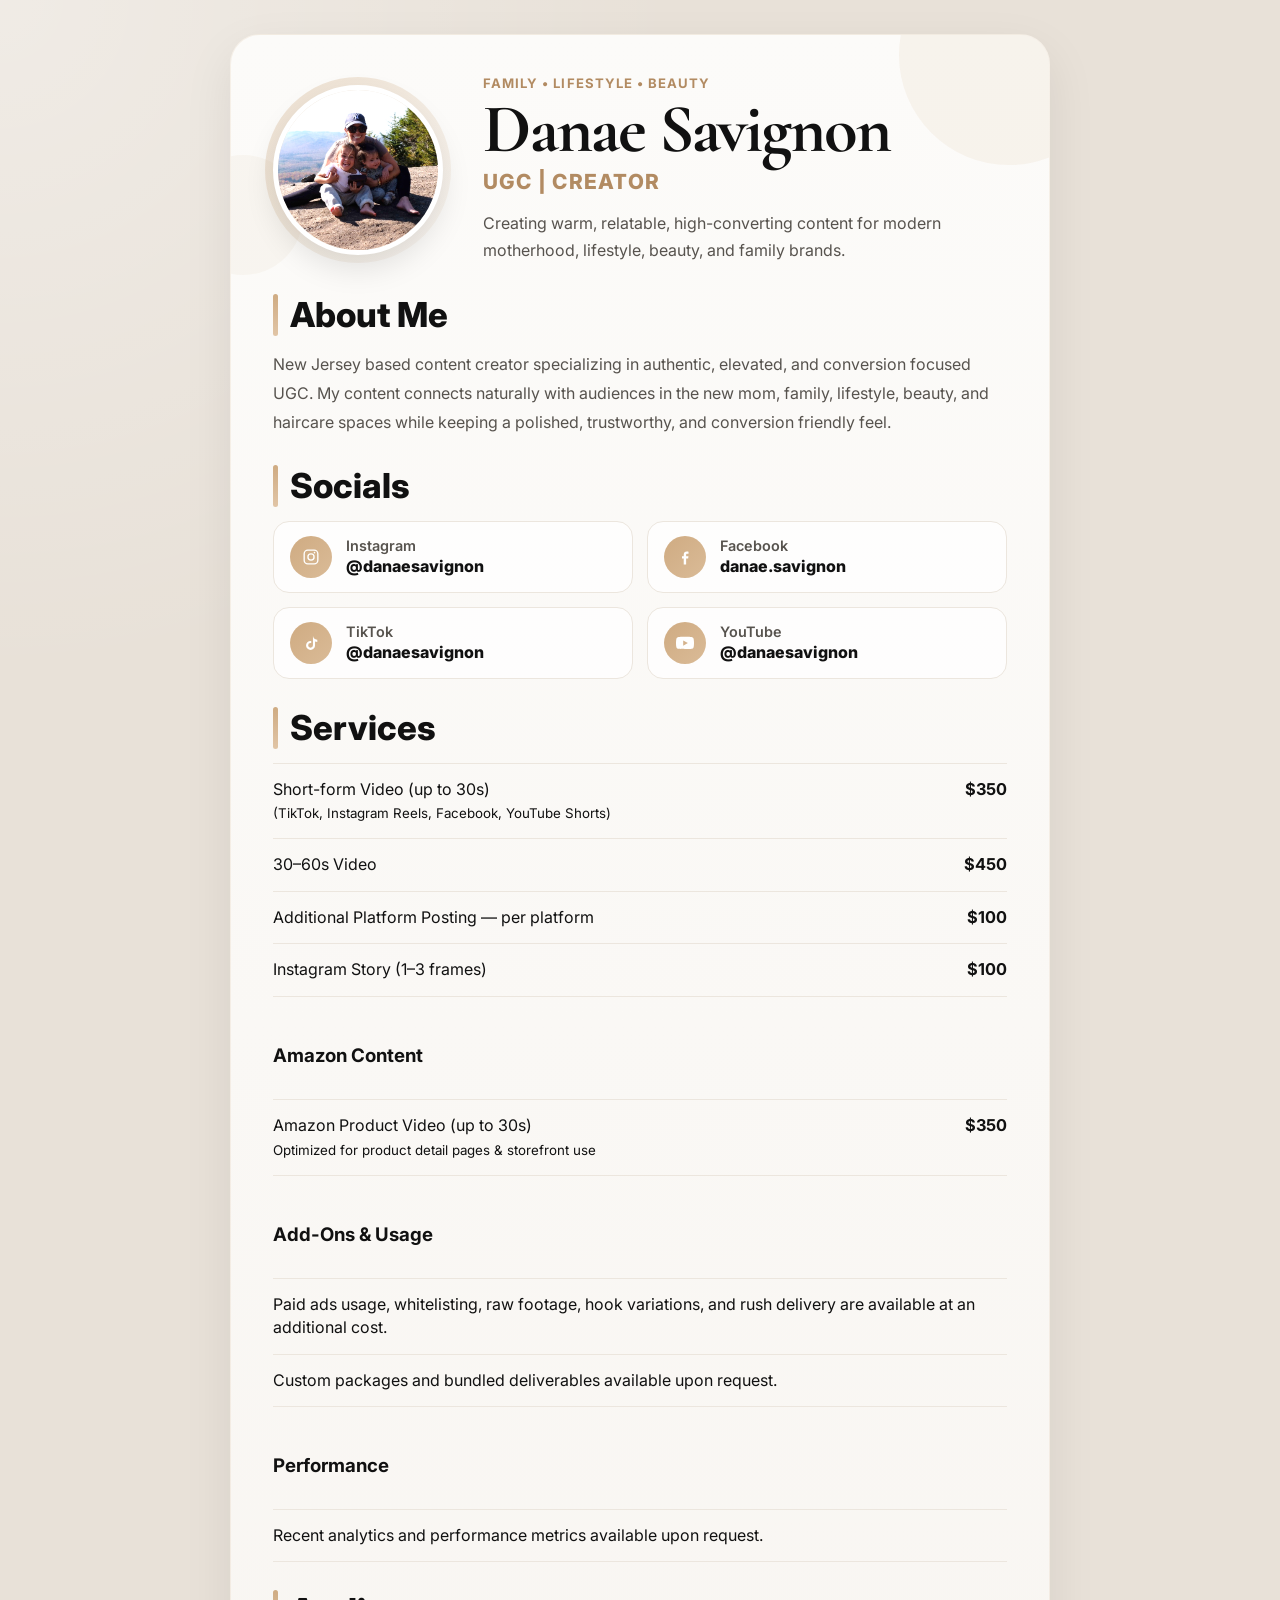
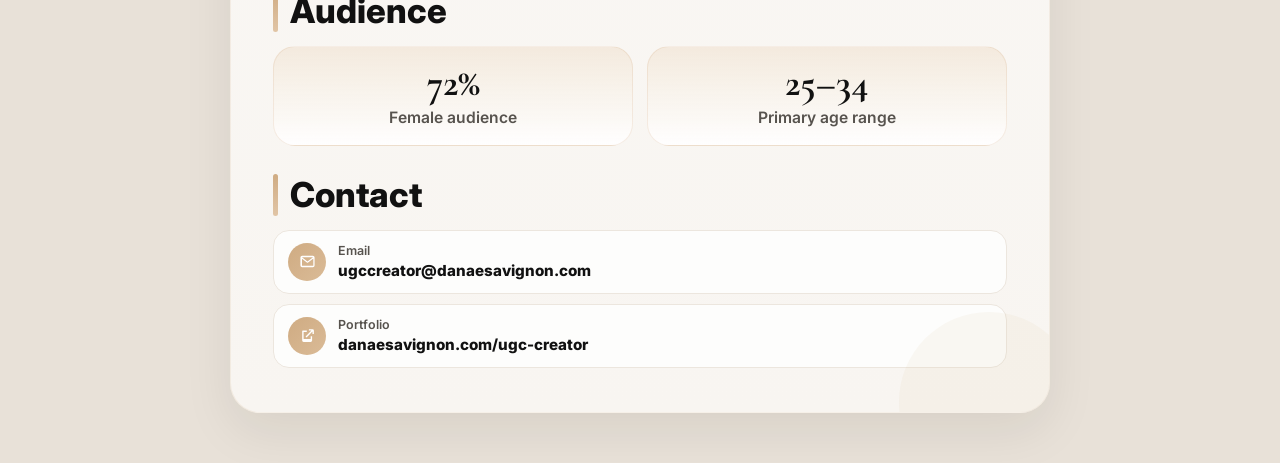
<file: index.html>
<!DOCTYPE html>
<html lang="en">
<head>
  <meta charset="UTF-8"/>
  <meta name="viewport" content="width=device-width, initial-scale=1.0" />
  <title>Danae Savignon | Media Kit</title>

  <link rel="preconnect" href="https://fonts.googleapis.com">
  <link rel="preconnect" href="https://fonts.gstatic.com" crossorigin>
  <link rel="icon" type="image/svg+xml" href="images/favicon.svg">
  <link
    href="https://fonts.googleapis.com/css2?family=Inter:wght@400;500;600;700;800&family=Cormorant+Garamond:wght@600;700&display=swap"
    rel="stylesheet"
  />
  <link
  href="https://cdnjs.cloudflare.com/ajax/libs/font-awesome/6.5.2/css/all.min.css"
  rel="stylesheet"
  />

  <link rel="stylesheet" href="style.css"/>
</head>
<body>
  <main class="page">
    <section class="media-card" >

      <div class="decor decor-top-right"></div>
      <div class="decor decor-top-left"></div>
      <div class="decor decor-bottom"></div>

      <header class="hero">


        <div class="hero-main">
          <div class="hero-photo-wrap">
            <div class="photo-ring"></div>
            <img src="./images/UGC - Creator.png" alt="Danae Savignon" class="hero-photo"/>
          </div>

          <div class="hero-copy">
            <p class="eyebrow">Family • Lifestyle • Beauty</p>
            <h1>Danae Savignon</h1>
            <p class="subtitle">UGC | CREATOR</p>
            <p class="hero-description">
              Creating warm, relatable, high-converting content for modern motherhood, lifestyle, beauty, and family brands.
            </p>
          </div>
        </div>
      </header>

      <section class="section">
        <div class="section-heading">
          <span class="section-line"></span>
          <h2>About Me</h2>
        </div>
        <p class="section-text">
          New Jersey based content creator specializing in authentic, elevated, and conversion focused UGC. My content
          connects naturally with audiences in the new mom, family, lifestyle,
          beauty, and haircare spaces while keeping a polished, trustworthy, and
          conversion friendly feel.
        </p>
      </section>

<section class="section">
  <div class="section-heading">
    <span class="section-line"></span>
    <h2>Socials</h2>
  </div>

  <div class="social-grid">

    <!-- Instagram -->
    <a href="https://instagram.com/danaesavignon" target="_blank" class="mini-card">
      <div class="mini-icon">
        <svg viewBox="0 0 24 24" class="social-svg">
          <path d="M7.75 2h8.5A5.75 5.75 0 0 1 22 7.75v8.5A5.75 5.75 0 0 1 16.25 22h-8.5A5.75 5.75 0 0 1 2 16.25v-8.5A5.75 5.75 0 0 1 7.75 2Zm0 1.8A3.95 3.95 0 0 0 3.8 7.75v8.5a3.95 3.95 0 0 0 3.95 3.95h8.5a3.95 3.95 0 0 0 3.95-3.95v-8.5a3.95 3.95 0 0 0-3.95-3.95Zm8.9 1.35a1.1 1.1 0 1 1 0 2.2 1.1 1.1 0 0 1 0-2.2ZM12 7a5 5 0 1 1 0 10 5 5 0 0 1 0-10Zm0 1.8A3.2 3.2 0 1 0 12 15.2 3.2 3.2 0 0 0 12 8.8Z"/>
        </svg>
      </div>
      <div>
        <p class="mini-label">Instagram</p>
        <p class="mini-value">@danaesavignon</p>
      </div>
    </a>

    <!-- Facebook -->
    <a href="https://facebook.com/danae.savignon" target="_blank" class="mini-card">
      <div class="mini-icon">
        <svg viewBox="0 0 24 24" class="social-svg">
          <path d="M13.5 22v-8h2.7l.4-3h-3.1V9.1c0-.9.2-1.5 1.5-1.5h1.7V4.9c-.3 0-1.3-.1-2.4-.1-2.4 0-4 1.4-4 4.1V11H8v3h2.3v8Z"/>
        </svg>
      </div>
      <div>
        <p class="mini-label">Facebook</p>
        <p class="mini-value">danae.savignon</p>
      </div>
    </a>

    <!-- TikTok -->
    <a href="https://tiktok.com/@danaesavignon" target="_blank" class="mini-card">
      <div class="mini-icon">
        <svg viewBox="0 0 24 24" class="social-svg">
          <path d="M14.8 3c.2 1.6 1.1 3 2.5 3.8 1 .6 2 .9 3.1.9v2.8a8 8 0 0 1-3-.6v5.3a6 6 0 1 1-6-6c.3 0 .6 0 .9.1V12a3.3 3.3 0 0 0-.9-.1 3.2 3.2 0 1 0 3.2 3.2V3Z"/>
        </svg>
      </div>
      <div>
        <p class="mini-label">TikTok</p>
        <p class="mini-value">@danaesavignon</p>
      </div>
    </a>

    <!-- Pinterest -->
    <a href="https://www.youtube.com/@danaesavignon" target="_blank" class="mini-card">
      <div class="mini-icon">
        <svg viewBox="0 0 24 24" class="social-svg" xmlns="http://www.w3.org/2000/svg">
          <path d="M23.5 6.2a2.9 2.9 0 0 0-2-2C19.8 3.8 12 3.8 12 3.8s-7.8 0-9.5.4a2.9 2.9 0 0 0-2 2A30.2 30.2 0 0 0 0 12a30.2 30.2 0 0 0 .5 5.8 2.9 2.9 0 0 0 2 2c1.7.4 9.5.4 9.5.4s7.8 0 9.5-.4a2.9 2.9 0 0 0 2-2A30.2 30.2 0 0 0 24 12a30.2 30.2 0 0 0-.5-5.8zM9.6 15.5v-7l6.2 3.5-6.2 3.5z"/>
        </svg>
      </div>
      <div>
        <p class="mini-label">YouTube</p>
        <p class="mini-value">@danaesavignon</p>
      </div>
    </a>

  </div>
</section>

      <section class="section">
        <div class="section-heading">
          <span class="section-line"></span>
          <h2>Services</h2>
        </div>

        <div class="pricing-list">

          <div class="pricing-row">
            <span>Short-form Video (up to 30s)<br>
              <small>(TikTok, Instagram Reels, Facebook, YouTube Shorts)</small>
            </span>
            <strong>$350</strong>
          </div>
          <div class="pricing-row">
            <span>30–60s Video</span>
            <strong>$450</strong>
          </div>
          <div class="pricing-row">
            <span>Additional Platform Posting — per platform</span>
            <strong>$100</strong>
          </div>
          <div class="pricing-row">
            <span>Instagram Story (1–3 frames)</span>
            <strong>$100</strong>
          </div>
        </div>
      </section>

       <section class="section">
        <div class="section-heading">
          <h3>Amazon Content</h3>
        </div>

        <div class="pricing-list">
          <div class="pricing-row">
            <span>Amazon Product Video (up to 30s)<br>
              <small>Optimized for product detail pages & storefront use</small>
            </span>
            <strong>$350</strong>
          </div>
        </div>
      </section>

        <section class="section">
        <div class="section-heading">
          <h3>Add-Ons & Usage</h3>
        </div>

        <div class="pricing-list">
          <div class="pricing-row">
            <span>Paid ads usage, whitelisting, raw footage, hook variations, and rush delivery are available at an additional cost.</span>
          </div>
          <div class="pricing-row">
            <span>Custom packages and bundled deliverables available upon request.</span>
          </div>
        </div>
      </section>

      <section class="section">
        <div class="section-heading">
          <h3>Performance</h3>
        </div>

        <div class="pricing-list">
          <div class="pricing-row">
            <span>Recent analytics and performance metrics available upon request.</span>
          </div>
        </div>

      <section class="section">
        <div class="section-heading">
          <span class="section-line"></span>
          <h2>Audience</h2>
        </div>

        <div class="stats-grid">
          <div class="stat-card">
            <p class="stat-number">72%</p>
            <p class="stat-text">Female audience</p>
          </div>
          <div class="stat-card">
            <p class="stat-number">25–34</p>
            <p class="stat-text">Primary age range</p>
          </div>
        </div>
      </section>

  <section class="section" id="contact">
  <div class="section-heading">
    <span class="section-line"></span>
    <h2>Contact</h2>
  </div>

  <div class="contact-grid">
    <a href="mailto:ugccreator@danaesavignon.com" class="contact-card-link">
      <div class="contact-icon">
        <svg viewBox="0 0 24 24" class="contact-svg" aria-hidden="true">
          <path d="M2 6.5A2.5 2.5 0 0 1 4.5 4h15A2.5 2.5 0 0 1 22 6.5v11A2.5 2.5 0 0 1 19.5 20h-15A2.5 2.5 0 0 1 2 17.5v-11Zm2.2-.5 7.8 6 7.8-6H4.2Zm15.6 2.1-6.9 5.3a1.5 1.5 0 0 1-1.8 0L4.2 8.1V17.5c0 .3.2.5.5.5h15c.3 0 .5-.2.5-.5V8.1Z"/>
        </svg>
      </div>
      <div class="contact-copy">
        <p class="contact-label">Email</p>
        <p class="contact-value">ugccreator@danaesavignon.com</p>
      </div>
    </a>

    <a href="https://danaesavignon.com/ugc-creator" target="_blank" rel="noopener noreferrer" class="contact-card-link">
      <div class="contact-icon">
        <svg viewBox="0 0 24 24" class="contact-svg" aria-hidden="true">
          <path d="M14 3h5a2 2 0 0 1 2 2v5h-2V6.4l-8.3 8.3-1.4-1.4L17.6 5H14V3ZM5 5h6v2H6.5v10h10V13h2v6a2 2 0 0 1-2 2h-10A2 2 0 0 1 4.5 19V7A2 2 0 0 1 5 5Z"/>
        </svg>
      </div>
      <div class="contact-copy">
        <p class="contact-label">Portfolio</p>
        <p class="contact-value">danaesavignon.com/ugc-creator</p>
      </div>
    </a>
  </div>
</section>
  </main>
</body>
</html>
</file>
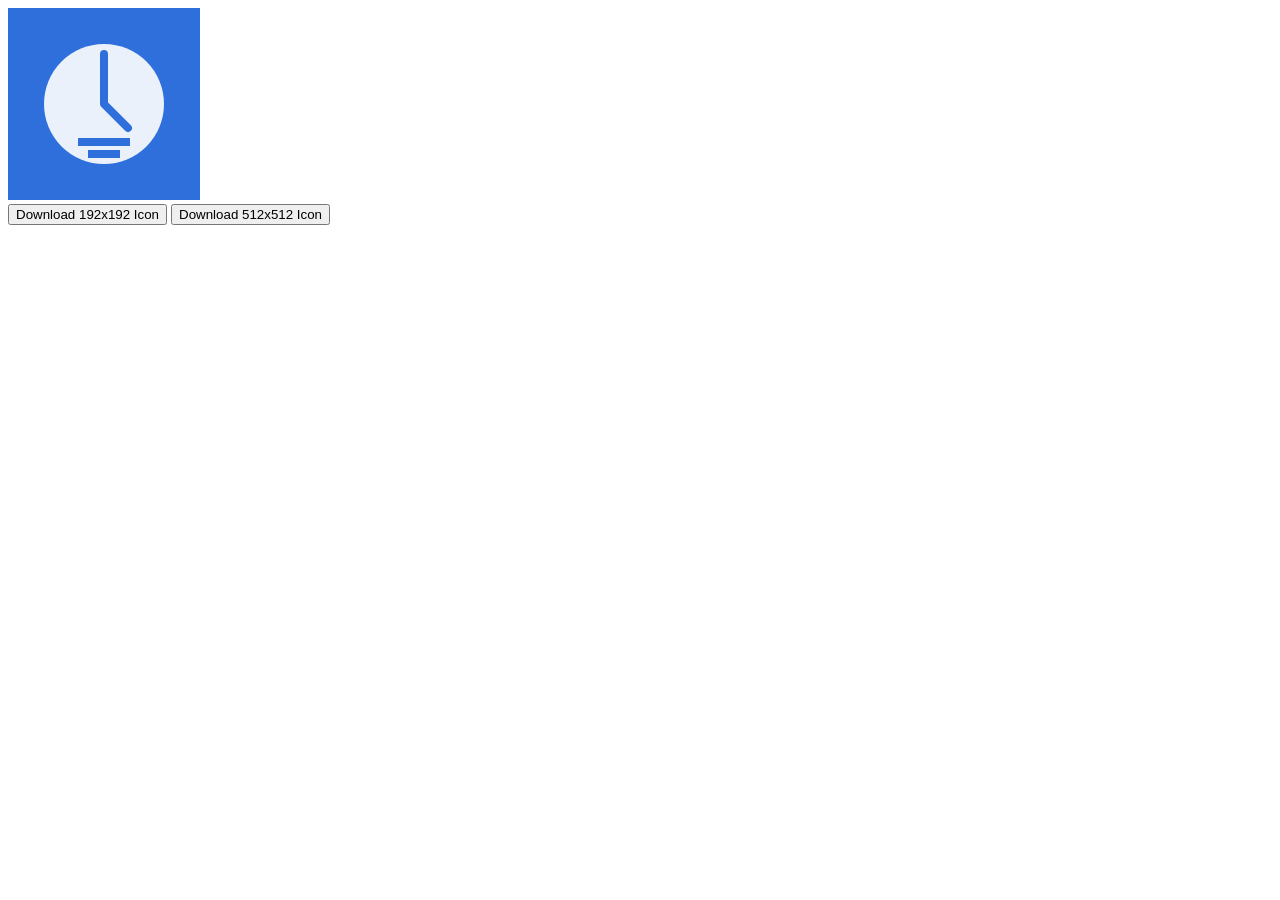
<file: Expense_Tracker/icon_generator.html>
<!-- Simple icon generator - Open this in browser to create icons -->
<!DOCTYPE html>
<html>
<head>
    <title>Icon Generator</title>
</head>
<body>
    <canvas id="iconCanvas" width="192" height="192"></canvas>
    <br>
    <button onclick="downloadIcon(192)">Download 192x192 Icon</button>
    <button onclick="downloadIcon(512)">Download 512x512 Icon</button>

    <script>
        const canvas = document.getElementById('iconCanvas');
        const ctx = canvas.getContext('2d');

        // Draw the icon
        ctx.fillStyle = '#2f6fdb';
        ctx.fillRect(0, 0, 192, 192);

        ctx.fillStyle = 'rgba(255, 255, 255, 0.9)';
        ctx.beginPath();
        ctx.arc(96, 96, 60, 0, 2 * Math.PI);
        ctx.fill();

        // Clock hands
        ctx.strokeStyle = '#2f6fdb';
        ctx.lineWidth = 8;
        ctx.lineCap = 'round';
        ctx.lineJoin = 'round';
        ctx.beginPath();
        ctx.moveTo(96, 46);
        ctx.lineTo(96, 96);
        ctx.lineTo(120, 120);
        ctx.stroke();

        // Dollar sign lines
        ctx.fillStyle = '#2f6fdb';
        ctx.fillRect(70, 130, 52, 8);
        ctx.fillRect(80, 142, 32, 8);

        function downloadIcon(size) {
            const tempCanvas = document.createElement('canvas');
            tempCanvas.width = size;
            tempCanvas.height = size;
            const tempCtx = tempCanvas.getContext('2d');

            // Scale the drawing
            tempCtx.scale(size/192, size/192);
            tempCtx.fillStyle = '#2f6fdb';
            tempCtx.fillRect(0, 0, 192, 192);

            tempCtx.fillStyle = 'rgba(255, 255, 255, 0.9)';
            tempCtx.beginPath();
            tempCtx.arc(96, 96, 60, 0, 2 * Math.PI);
            tempCtx.fill();

            tempCtx.strokeStyle = '#2f6fdb';
            tempCtx.lineWidth = 8;
            tempCtx.lineCap = 'round';
            tempCtx.lineJoin = 'round';
            tempCtx.beginPath();
            tempCtx.moveTo(96, 46);
            tempCtx.lineTo(96, 96);
            tempCtx.lineTo(120, 120);
            tempCtx.stroke();

            tempCtx.fillStyle = '#2f6fdb';
            tempCtx.fillRect(70, 130, 52, 8);
            tempCtx.fillRect(80, 142, 32, 8);

            const link = document.createElement('a');
            link.download = `icon-${size}.png`;
            link.href = tempCanvas.toDataURL();
            link.click();
        }
    </script>
</body>
</html>
</file>
<file: style.css>
:root {
  --bg: #e8e1d8;
  --card: #fcfbf9;
  --text: #111111;
  --muted: #57534e;
  --accent: #cfab82;
  --accent-dark: #b28b62;
  --accent-soft: #f2e6d8;
  --line: #ece6de;
  --shadow: 0 18px 50px rgba(31, 20, 10, 0.08);
  --radius-xl: 30px;
  --radius-lg: 22px;
  --radius-md: 16px;
  --max-width: 820px;
}

* {
  box-sizing: border-box;
}

html,
body {
  margin: 0;
  padding: 0;
}

body {
  background:
    radial-gradient(circle at top left, rgba(255,255,255,0.35), transparent 28%),
    var(--bg);
  color: var(--text);
  font-family: "Inter", sans-serif;
}

img {
  display: block;
  max-width: 100%;
}

.page {
  min-height: 100vh;
  padding: 22px 16px 40px;
}

.media-card {
  width: min(100%, var(--max-width));
  margin: 0 auto;
  background: linear-gradient(180deg, #fcfbf9 0%, #f8f5f1 100%);
  border-radius: var(--radius-xl);
  padding: 28px 20px 34px;
  position: relative;
  overflow: hidden;
  box-shadow: var(--shadow);
  border: 1px solid rgba(207, 171, 130, 0.14);
}

/* decor */
.decor {
  position: absolute;
  border-radius: 50%;
  pointer-events: none;
}

.decor-top-right {
  width: 220px;
  height: 220px;
  background: rgba(207, 171, 130, 0.11);
  top: -90px;
  right: -70px;
}

.decor-top-left {
  width: 120px;
  height: 120px;
  background: rgba(207, 171, 130, 0.08);
  top: 120px;
  left: -48px;
}

.decor-bottom {
  width: 180px;
  height: 180px;
  background: rgba(207, 171, 130, 0.08);
  bottom: -80px;
  right: -30px;
}

/* hero */
.hero {
  position: relative;
  margin-bottom: 30px;
}

.hero-top {
  display: flex;
  align-items: center;
  justify-content: space-between;
  gap: 12px;
  margin-bottom: 22px;
}

.logo {
  width: 110px;
  height: auto;
  object-fit: contain;
}

.badge {
  display: inline-flex;
  align-items: center;
  justify-content: center;
  padding: 9px 14px;
  border-radius: 999px;
  background: var(--accent-soft);
  color: #6d5237;
  font-size: 0.85rem;
  font-weight: 700;
  letter-spacing: 0.02em;
  border: 1px solid rgba(207, 171, 130, 0.35);
}

.hero-main {
  display: grid;
  grid-template-columns: 1fr;
  gap: 20px;
  align-items: center;
}

.hero-photo-wrap {
  position: relative;
  width: 145px;
  height: 145px;
  margin: 0 auto;
}

.photo-ring {
  position: absolute;
  inset: -8px;
  border-radius: 50%;
  background: linear-gradient(135deg, rgba(207, 171, 130, 0.35), rgba(207, 171, 130, 0.05));
}

.hero-photo {
  position: relative;
  width: 145px;
  height: 145px;
  object-fit: cover;
  border-radius: 50%;
  border: 5px solid #ffffff;
  box-shadow: 0 14px 30px rgba(0, 0, 0, 0.1);
  background: #eee;
}

.hero-copy {
  text-align: center;
}

.eyebrow {
  margin: 0 0 8px;
  color: var(--accent-dark);
  font-size: 0.82rem;
  font-weight: 700;
  letter-spacing: 0.08em;
  text-transform: uppercase;
}

.hero-copy h1 {
  margin: 0;
  font-family: "Cormorant Garamond", serif;
  font-size: clamp(2.8rem, 8vw, 4.3rem);
  line-height: 0.9;
  font-weight: 700;
  letter-spacing: -0.03em;
}

.subtitle {
  margin: 8px 0 0;
  color: var(--accent-dark);
  font-size: clamp(1rem, 3vw, 1.3rem);
  font-weight: 800;
  letter-spacing: 0.06em;
}

.hero-description {
  max-width: 560px;
  margin: 16px auto 0;
  color: var(--muted);
  font-size: 1rem;
  line-height: 1.7;
}

/* sections */
.section {
  margin-top: 28px;
}

.section-heading {
  display: flex;
  align-items: center;
  gap: 12px;
  margin-bottom: 14px;
}

.section-line {
  width: 5px;
  height: 42px;
  border-radius: 999px;
  background: linear-gradient(180deg, var(--accent) 0%, #e1c5a6 100%);
  flex-shrink: 0;
}

.section h2 {
  margin: 0;
  font-size: clamp(1.5rem, 4vw, 2.15rem);
  line-height: 1.1;
  font-weight: 800;
}

.section-text {
  margin: 0;
  color: var(--muted);
  font-size: 1rem;
  line-height: 1.8;
}

/* SOCIAL GRID */
.social-grid {
  display: grid;
  grid-template-columns: 1fr;
  gap: 14px;
}

/* SOCIAL CARD */
.mini-card {
  display: flex;
  align-items: center;
  gap: 14px;
  padding: 14px 16px;
  border: 1px solid var(--line);
  border-radius: var(--radius-md);
  background: rgba(255, 255, 255, 0.75);
  text-decoration: none;
  color: inherit;
  transition: all 0.25s ease;
}

/* HOVER EFFECT (luxury feel) */
.mini-card:hover {
  transform: translateY(-3px);
  box-shadow: 0 12px 28px rgba(0, 0, 0, 0.08);
  border-color: rgba(207, 171, 130, 0.4);
}

/* ICON CIRCLE */
.mini-icon {
  width: 42px;
  height: 42px;
  border-radius: 50%;
  background: linear-gradient(135deg, var(--accent) 0%, #dabb97 100%);
  color: #fff;
  display: grid;
  place-items: center;
  flex-shrink: 0;
}

/* SVG ICON */
.social-svg {
  width: 18px;
  height: 18px;
  fill: currentColor;
}

/* TEXT */
.mini-label {
  margin: 0 0 2px;
  font-size: 0.9rem;
  color: var(--muted);
  font-weight: 600;
}

.mini-value {
  margin: 0;
  font-size: 1rem;
  font-weight: 800;
  color: var(--text);
}



/* pricing / reach */
.pricing-list {
  border-top: 1px solid var(--line);
}

.pricing-row {
  display: flex;
  justify-content: space-between;
  align-items: flex-start;
  gap: 12px;
  padding: 14px 0;
  border-bottom: 1px solid var(--line);
  font-size: 1rem;
  line-height: 1.45;
}

.pricing-row strong {
  white-space: nowrap;
  font-size: 1.02rem;
}

/* audience */
.stats-grid {
  display: grid;
  grid-template-columns: 1fr;
  gap: 14px;
}

.stat-card {
  padding: 18px 16px;
  border-radius: var(--radius-lg);
  background: linear-gradient(180deg, rgba(242, 230, 216, 0.8) 0%, rgba(255,255,255,0.88) 100%);
  border: 1px solid rgba(207, 171, 130, 0.2);
  text-align: center;
}

.stat-number {
  margin: 0 0 6px;
  font-family: "Cormorant Garamond", serif;
  font-size: 2.4rem;
  line-height: 0.95;
  font-weight: 700;
}

.stat-text {
  margin: 0;
  color: var(--muted);
  font-size: 0.98rem;
  font-weight: 600;
}

/* contact */
.contact-grid {
    display: grid;
    grid-template-columns: 1fr;
    gap: 12px;
  }

  .contact-card-link {
    display: flex;
    align-items: center;
    gap: 12px;
    min-width: 0;
    padding: 12px 14px;
    border: 1px solid var(--line);
    border-radius: var(--radius-md);
    background: rgba(255, 255, 255, 0.78);
    color: inherit;
    text-decoration: none;
    transition: transform 0.25s ease, box-shadow 0.25s ease, border-color 0.25s ease;
  }

  .contact-card-link:hover {
    transform: translateY(-2px);
    box-shadow: 0 10px 24px rgba(0, 0, 0, 0.08);
    border-color: rgba(207, 171, 130, 0.4);
  }

  .contact-icon {
    width: 38px;
    height: 38px;
    min-width: 38px;
    border-radius: 50%;
    background: linear-gradient(135deg, var(--accent) 0%, #dabb97 100%);
    color: #fff;
    display: grid;
    place-items: center;
    flex-shrink: 0;
  }

  .contact-svg {
    width: 17px;
    height: 17px;
    display: block;
    fill: currentColor;
  }

  .contact-copy {
    min-width: 0;
    flex: 1;
  }

  .contact-label {
    margin: 0 0 2px;
    font-size: 0.78rem;
    line-height: 1.2;
    color: var(--muted);
    font-weight: 600;
  }

  .contact-value {
    margin: 0;
    font-size: 0.95rem;
    line-height: 1.3;
    font-weight: 800;
    color: var(--text);
    overflow-wrap: anywhere;
    word-break: break-word;
  }

/* desktop */
@media (min-width: 700px) {
  .page {
    padding: 34px 18px 50px;
  }


  .media-card {
    padding: 40px 42px 44px;
  }

  .hero-main {
    grid-template-columns: 180px 1fr;
    gap: 30px;
    text-align: left;
  }

  .hero-photo-wrap {
    width: 170px;
    height: 170px;
    margin: 0;
  }

  .hero-photo {
    width: 170px;
    height: 170px;
  }

  .hero-copy {
    text-align: left;
  }

  .hero-description {
    margin-left: 0;
    margin-right: 0;
  }


  .social-grid {
    grid-template-columns: 1fr 1fr;
  }

  .stats-grid {
    grid-template-columns: 1fr 1fr;
  }

  .logo {
    width: 124px;
  }

  /* smaller card */
.mini-card-sm {
  padding: 10px 12px;
  gap: 10px;
}

/* smaller icon */
.mini-icon-sm {
  width: 34px;
  height: 34px;
}

/* smaller svg */
.mini-icon-sm .social-svg {
  width: 16px;
  height: 16px;
}

/* tighter text */
.mini-card-sm .mini-label {
  font-size: 0.75rem;
}


.mini-card-sm .mini-value {
  font-size: 0.2rem;
}

/* tighter grid spacing */
.contact-grid {
  gap: 10px;
}
}
</file>
